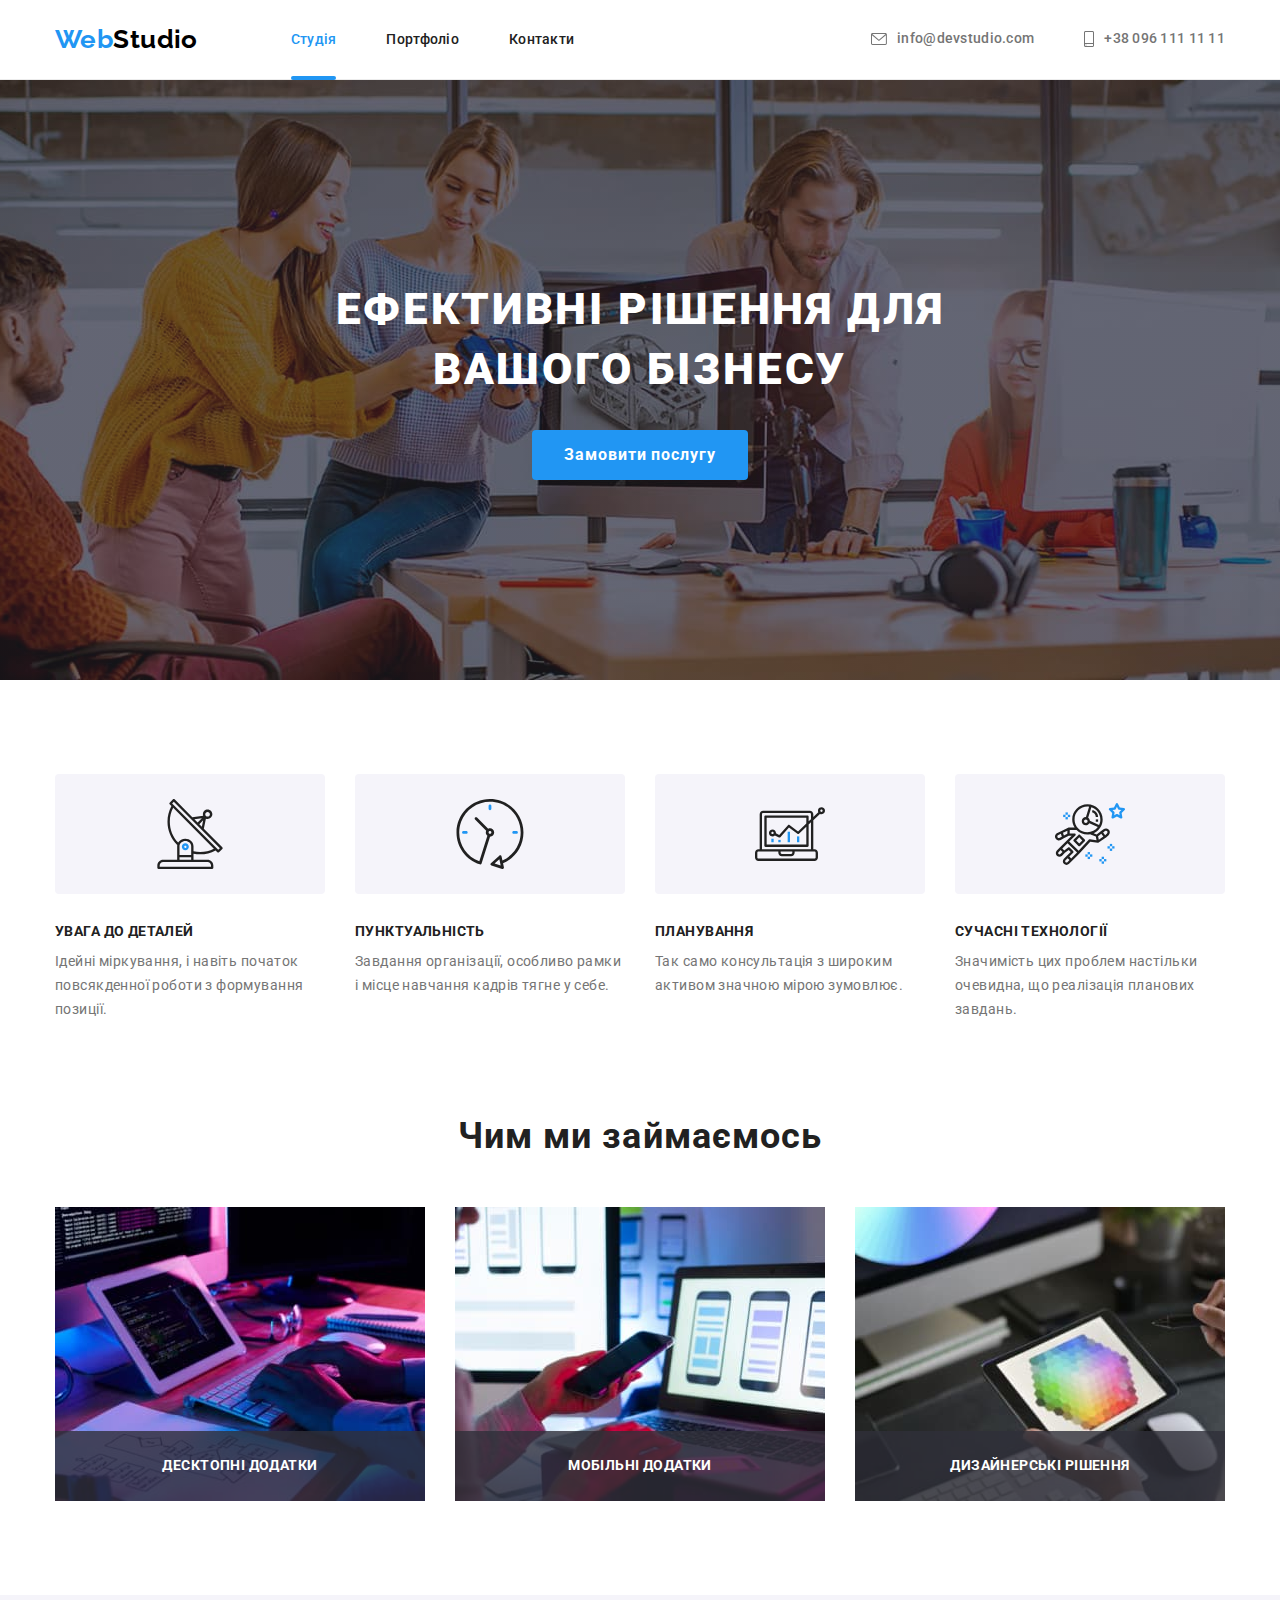
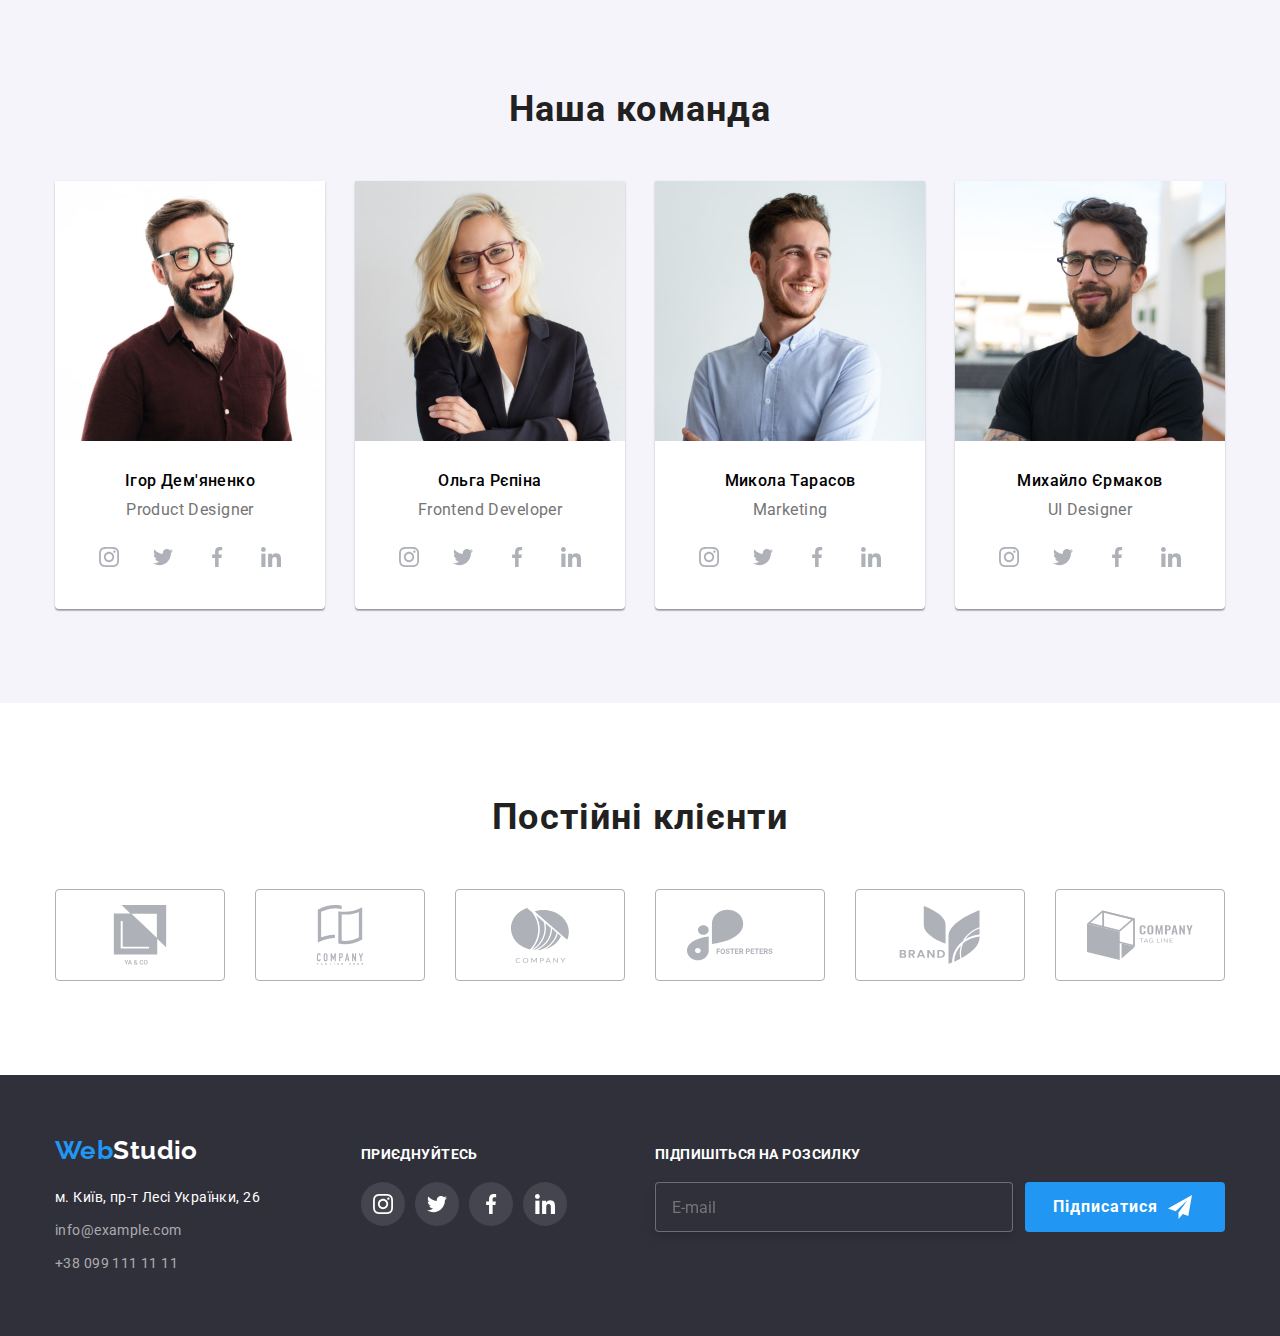
<file: index.html>
<!DOCTYPE html>
<html lang="ru">
<head>
    <meta charset="UTF-8">
    <meta http-equiv="X-UA-Compatible" content="IE=edge">
    <meta name="viewport" content="width=device-width, initial-scale=1.0">
    <title>WebStudio</title>
<link rel="preconnect" href="https://fonts.googleapis.com">
<link rel="preconnect" href="https://fonts.gstatic.com" crossorigin>
<link href="https://fonts.googleapis.com/css2?family=Raleway:wght@700&family=Roboto:wght@400;500;700;900&display=swap"
    rel="stylesheet">
<link rel="stylesheet" href="https://cdn.jsdelivr.net/npm/modern-normalize@1.1.0/modern-normalize.min.css">
<link rel="stylesheet" href="./css/main.min.css"/>
</head>




<body>
<!--========HEADER==============-->
   <header class="page-header">
        <div class="container container_header">
        
            <nav class="nav">
            
            <a href="./index.html" class="logo link"> <span class="logo__accent">Web</span>Studio</a>
            
            <ul class="nav__list list">
                <li class="nav__list__items"> <a href="./index.html" class="site-nav link current">Студія</a> </li>
                <li class="nav__list__items"> <a href="./portfolio.html" class="site-nav link">Портфоліо</a> </li>
                <li class="nav__list__items"> <a href="#our-contacts" class="site-nav link">Контакти</a></li>           
            </ul>
        </nav>

            <ul class="list contacts-list">
                <li class="contacts-list__items">
                    <a href="mailto:info@devstudio.com" class="contacts link">
                        <svg class="contacts-icon" width="16" height="12">
                        <use href="./images/icons.svg#icon-envelope"></use>
                    </svg>info@devstudio.com</a></li>
                <li class="contacts-list__items">
                    <a href="tel:+380961111111" class="contacts link">
                        <svg class="contacts-icon" width="10" height="16">
                        <use href="./images/icons.svg#icon-smartphone"></use>
                    </svg>+38 096 111 11 11</a></li>
            </ul>
        </div>
   </header> 
   <!--========/HEADER==============--> 


<!--=========HERO=============-->
 <main>  
    <section class="hero">
        <div class="container">
        <h1 class="hero__title">Ефективні рішення для вашого бізнесу</h1>
        <button type="button" class="hero__button" data-modal-open>Замовити послугу</button>
        </div>
    </section>

        <!--========MODAL========-->
    <div class="backdrop is-hidden" data-modal> 
        <div class="modal">
            
            <button  type="button" class="modal__button-close" data-modal-close>
                <svg class="close-icon" widtn="18" height="18">
                    <use href="./images/icons.svg#icon-close"></use>
                </svg>
            </button>

            <div class="form-modal">
                <p class="form-modal__title">Залиште свої дані, ми вам передзвонимо</p>
            
            <form>
                
                <div class="wrapper-label-input"> 
                <label class="form-modal__label">Ім'я</label>
                <div class="input-svg-wrapper">
                    <input class="field-modal" type="text" minlength="2" name="name" required >
                    <svg class="icons-modal" width="18" height="18">
                    <use href="./images/icons.svg#icon-person-modal-input"></use>
                    </svg>
                </div>
               </div>

               <div class="wrapper-label-input"> 
                <label class="form-modal__label">Телефон</label>
                <div class="input-svg-wrapper">
                <input class="field-modal"type="tel" name="tel" required>
                <svg class="icons-modal" width="18" height="18">
                    <use href="./images/icons.svg#icon-phone-modal-input"></use>
                </svg>
                </div>
                </div>

                <div class="wrapper-label-input"> 
                <label class="form-modal__label">Пошта</label>
                <div class="input-svg-wrapper">
                <input class="field-modal" type="email" name="email" required>
                <svg class="icons-modal" width="18" height="18">
                    <use href="./images/icons.svg#icon-email"></use>
                </svg>
                </div>
               </div>
                <div class="wrapper-label-input"> 
                <label class="form-modal__label">Коментар</label>
                <textarea name="user-message" placeholder="Введіть текст" class="form-modal__user-maessage"></textarea>
                </div>
            
            <input type="checkbox" name="user-policy" id="checkbox" class="chekbox visually-hidden">
            <label for="checkbox" class="fake-chekbox">Погоджуюся з розсилкою та приймаю&nbsp<a href="" class="treaty">Умови договору</a></label>
           
            <button type="submit" class="button-submit-form">Відправити</button>
            </form>
            </div>
        </div>
        <!--========/MODAL========-->
    </div>
<!--=========/HERO=============-->

    
<!--==========OUR FEATURES===========-->
<section class="section">
    <div class="container">
    <h2 class="visually-hidden">Наші переваги</h2> 
    <ul class="list feature">
        <li class="feature-item">
            <div class="feature-icon"><svg width="70" height="70"><use href="./images/icons.svg#icon-antenna"></use></svg></div>
            <h3 class="feature-list">УВАГА ДО ДЕТАЛЕЙ</h3>
            <p class="description-feature">Ідейні міркування, і навіть початок повсякденної роботи з формування позиції.</p>
        </li>
        <li class="feature-item">
            <div class="feature-icon"><svg width="70" height="70"><use href="./images/icons.svg#icon-clock"></use></svg></div>
            <h3 class="feature-list">ПУНКТУАЛЬНІСТЬ</h3>
            <p class="description-feature">Завдання організації, особливо рамки і місце навчання кадрів тягне у себе.</p>
        </li>
        <li class="feature-item">
            <div class="feature-icon"><svg width="70" height="70"><use href="./images/icons.svg#icon-diagram"></use></svg></div>
            <h3 class="feature-list">ПЛАНУВАННЯ</h3>
            <p class="description-feature">Так само консультація з широким активом значною мірою зумовлює.</p>
        </li>
        <li class="feature-item">
            <div class="feature-icon"><svg width="70" height="70"><use href="./images/icons.svg#icon-astronaut"></use></svg></div>
            <h3 class="feature-list">СУЧАСНІ ТЕХНОЛОГІЇ</h3> 
            <p class="description-feature">Значимість цих проблем настільки очевидна, що реалізація планових завдань.</p>
        </li>       
    </ul>
    </div>
</section>
<!--==========/OUR FEATURES===========-->

<!--=====SPECIALIZATION====-->
<section class="section-specialization">
    <div class="container">
    <h2 class="section-title">Чим ми займаємось</h2>
    <ul class="list our-specialization">
        <li class="item-specialization"> <img src="./images/work-processes/site-layout.jpg" alt="Создание макета сайта" width="370" height="294"> 
            <p class="specialization-description">Десктопні додатки</p></li>
        <li class="item-specialization"> <img src="./images/work-processes/mobile-version.jpg" alt="Разработка мобильной версии" width="370" height="294">
            <p class="specialization-description">Мобільні додатки</p></li>
        <li class="item-specialization"> <img src="./images/work-processes/bright-styling.jpg" alt="Добавление яркой стилизации" width="370" height="294">
            <p class="specialization-description">Дизайнерські рішення</p></li>
    </ul>
    </div>
</section>
<!--=====/SPECIALIZATION====-->

<!--=====OUR TEAM==========-->
<section class="section-team">
    <div class="container">
        <h2 class="section-title">Наша команда</h2>
    <ul class="list employees-list">
        <li class="employees-list-item"> <img src="./images/employees/игорь-демьяненко.jpg" alt="сотрудник 1" width="270" height="260">
            <div class="name-specialty-employees"><h3 class="employees">Ігор Дем'яненко</h3> <p lang ="en" class="employee-specialty">Product Designer</p>
            <ul class="social-list list">
            <li class="social-list-items"><a href="" class="social-icons link">
                <svg class="social-icons-item" width="20" height="20">
                    <use href="./images/icons.svg#icon-instagram"></use>
                </svg></a></li>
            <li class="social-list-items"><a href="" class="social-icons link">
                    <svg class="social-icons-item" width="20" height="20">
                        <use href="./images/icons.svg#icon-twitter"></use>
                    </svg></a></li>
            <li class="social-list-items"><a href="" class="social-icons link">
                    <svg class="social-icons-item" width="20" height="20">
                        <use href="./images/icons.svg#icon-facebook"></use>
                    </svg></a></li>
            <li class="social-list-items"><a href="" class="social-icons link">
                    <svg class="social-icons-item" width="20" height="20">
                        <use href="./images/icons.svg#icon-linkedin"></use>
                    </svg></a></li>
            </ul>
            </div>
            </li>
        <li class="employees-list-item"> <img src="./images/employees/ольга-репина.jpg" alt="сотрудник 2" width="270" height="260">
            <div class="name-specialty-employees"><h3 class="employees">Ольга Рєпіна</h3> <p lang ="en" class="employee-specialty">Frontend Developer</p>
            <ul class="social-list list">
                <li class="social-list-items"><a href="" class="social-icons link">
                        <svg class="social-icons-item" width="20" height="20">
                            <use href="./images/icons.svg#icon-instagram"></use>
                        </svg></a></li>
                <li class="social-list-items"><a href="" class="social-icons link">
                        <svg class="social-icons-item" width="20" height="20">
                            <use href="./images/icons.svg#icon-twitter"></use>
                        </svg></a></li>
                <li class="social-list-items"><a href="" class="social-icons link">
                        <svg class="social-icons-item" width="20" height="20">
                            <use href="./images/icons.svg#icon-facebook"></use>
                        </svg></a></li>
                <li class="social-list-items"><a href="" class="social-icons link">
                        <svg class="social-icons-item" width="20" height="20">
                            <use href="./images/icons.svg#icon-linkedin"></use>
                        </svg></a></li>
            </ul></div></li> 
        <li class="employees-list-item"> <img src="./images/employees/николай-тарасов.jpg" alt="сотрудник 3" width="270" height="260">
            <div class="name-specialty-employees"><h3 class="employees">Микола Тарасов</h3> <p lang ="en" class="employee-specialty">Marketing</p>
            <ul class="social-list list">
                <li class="social-list-items"><a href="" class="social-icons link">
                        <svg class="social-icons-item" width="20" height="20">
                            <use href="./images/icons.svg#icon-instagram"></use>
                        </svg></a></li>
                <li class="social-list-items"><a href="" class="social-icons link">
                        <svg class="social-icons-item" width="20" height="20">
                            <use href="./images/icons.svg#icon-twitter"></use>
                        </svg></a></li>
                <li class="social-list-items"><a href="" class="social-icons link">
                        <svg class="social-icons-item" width="20" height="20">
                            <use href="./images/icons.svg#icon-facebook"></use>
                        </svg></a></li>
                <li class="social-list-items"><a href="" class="social-icons link">
                        <svg class="social-icons-item" width="20" height="20">
                            <use href="./images/icons.svg#icon-linkedin"></use>
                        </svg></a></li>
            </ul></div></li>
        <li class="employees-list-item"> <img src="./images/employees/михаил-ермаков.jpg" alt="сотрудник 4" width="270" height="260">
            <div class="name-specialty-employees"><h3 class="employees">Михайло Єрмаков</h3><p lang ="en" class="employee-specialty">UI Designer</p>
            <ul class="social-list list">
                <li class="social-list-items"><a href="" class="social-icons link">
                        <svg class="social-icons-item" width="20" height="20">
                            <use href="./images/icons.svg#icon-instagram"></use>
                        </svg></a></li>
                <li class="social-list-items"><a href="" class="social-icons link">
                        <svg class="social-icons-item" width="20" height="20">
                            <use href="./images/icons.svg#icon-twitter"></use>
                        </svg></a></li>
                <li class="social-list-items"><a href="" class="social-icons link">
                        <svg class="social-icons-item" width="20" height="20">
                            <use href="./images/icons.svg#icon-facebook"></use>
                        </svg></a></li>
                <li class="social-list-items"><a href="" class="social-icons link">
                        <svg class="social-icons-item" width="20" height="20">
                            <use href="./images/icons.svg#icon-linkedin"></use>
                        </svg></a></li>
            </ul></div></li>
    </ul>
    </div>
</section>
<!--=====/OUR TEAM==========-->

<!--=====OUR CLIENTS=======-->
<section class="section-clients">
    <div class="container">
        <h2 class="section-title">Постійні клієнти</h2>
            <ul class="list our-clients">
                <li class="our-clients-items">
                    <a href="" class="our-clients-link"><svg class="our-clients-icon" width="106" height="60">
                        <use href="./images/icons.svg#icon-client-1"></use>
                        </svg></a>
                </li>
                <li class="our-clients-items">
                    <a href="" class="our-clients-link"><svg class="our-clients-icon" width="106" height="60">
                            <use href="./images/icons.svg#icon-client-2"></use>
                        </svg></a>
                </li>
                <li class="our-clients-items">
                    <a href="" class="our-clients-link"><svg class="our-clients-icon" width="106" height="60">
                            <use href="./images/icons.svg#icon-client-3"></use>
                        </svg></a>
                </li>
                <li class="our-clients-items">
                    <a href="" class="our-clients-link"><svg class="our-clients-icon" width="106" height="60">
                            <use href="./images/icons.svg#icon-client-4"></use>
                        </svg></a>
                </li>
                <li class="our-clients-items">
                    <a href="" class="our-clients-link"><svg class="our-clients-icon" width="106" height="60">
                            <use href="./images/icons.svg#icon-client-5"></use>
                        </svg></a>
                </li>
                <li class="our-clients-items">
                    <a href="" class="our-clients-link"><svg class="our-clients-icon" width="106" height="60">
                            <use href="./images/icons.svg#icon-client-6"></use>
                        </svg></a>
                </li>
            </ul>
</div>
</section>
</main>
<!--=====OUR CLIENTS=======-->


<footer class="footer">
    <div class="container footer-elements">
        <div>
    <a href="./index.html" class="logo link"><span class="logo__accent">Web</span><span class="logo-accent-footer">Studio</span></a>
    <address class="address"> 
        <ul class="list address-list" id="our-contacts">
            <li class="address-list-item"><a href="https://goo.gl/maps/NfwYeJhYgLd7gM2R6" target="_blank" rel="noopener noreferrer" class="location link">м. Київ, пр-т Лесі Українки, 26</a> </li>
            <li class="address-list-item"><a href="mailto:info@example.com" class="contacts-footer link">info@example.com</a></li>
            <li class="address-list-item"><a href="tel:+380991111111" class="contacts-footer link">+38 099 111 11 11</a></li>
        </ul>
    </address>

        </div>
    <div class="our-social-links">
        <p class="join-subscribe">Приєднуйтесь</p>
        <ul class="social-list-footer list">
            <li class="social-list-items"><a href="" class="social-icons-footer link">
                    <svg class="" width="20" height="20">
                        <use href="./images/icons.svg#icon-instagram"></use>
                    </svg></a></li>
            <li class="social-list-items"><a href="" class="social-icons-footer link">
                    <svg width="20" height="20">
                        <use href="./images/icons.svg#icon-twitter"></use>
                    </svg></a></li>
            <li class="social-list-items"><a href="" class="social-icons-footer link">
                    <svg width="20" height="20">
                        <use href="./images/icons.svg#icon-facebook"></use>
                    </svg></a></li>
            <li class="social-list-items"><a href="" class="social-icons-footer link">
                    <svg width="20" height="20">
                        <use href="./images/icons.svg#icon-linkedin"></use>
                    </svg></a></li>
        </ul>
    </div>
     
    <div class="email-input-footer">
            <p class="join-subscribe">Підпишіться на розсилку</p>
            <form>
            <label for="" class="label-footer">
            <input class="field" type="email" name="email" placeholder="E-mail" required>
            <button type="submit" class="button-subscribe">Підписатися
                <svg class="send" width="24" height="24">
                    <use href="./images/icons.svg#icon-send"></use>
                </svg>
            </button>
            </label>
        </form>
    </div>
    
    </div>

</footer>

<script src="./js/modal.js"></script>
</body>
</html>
</file>
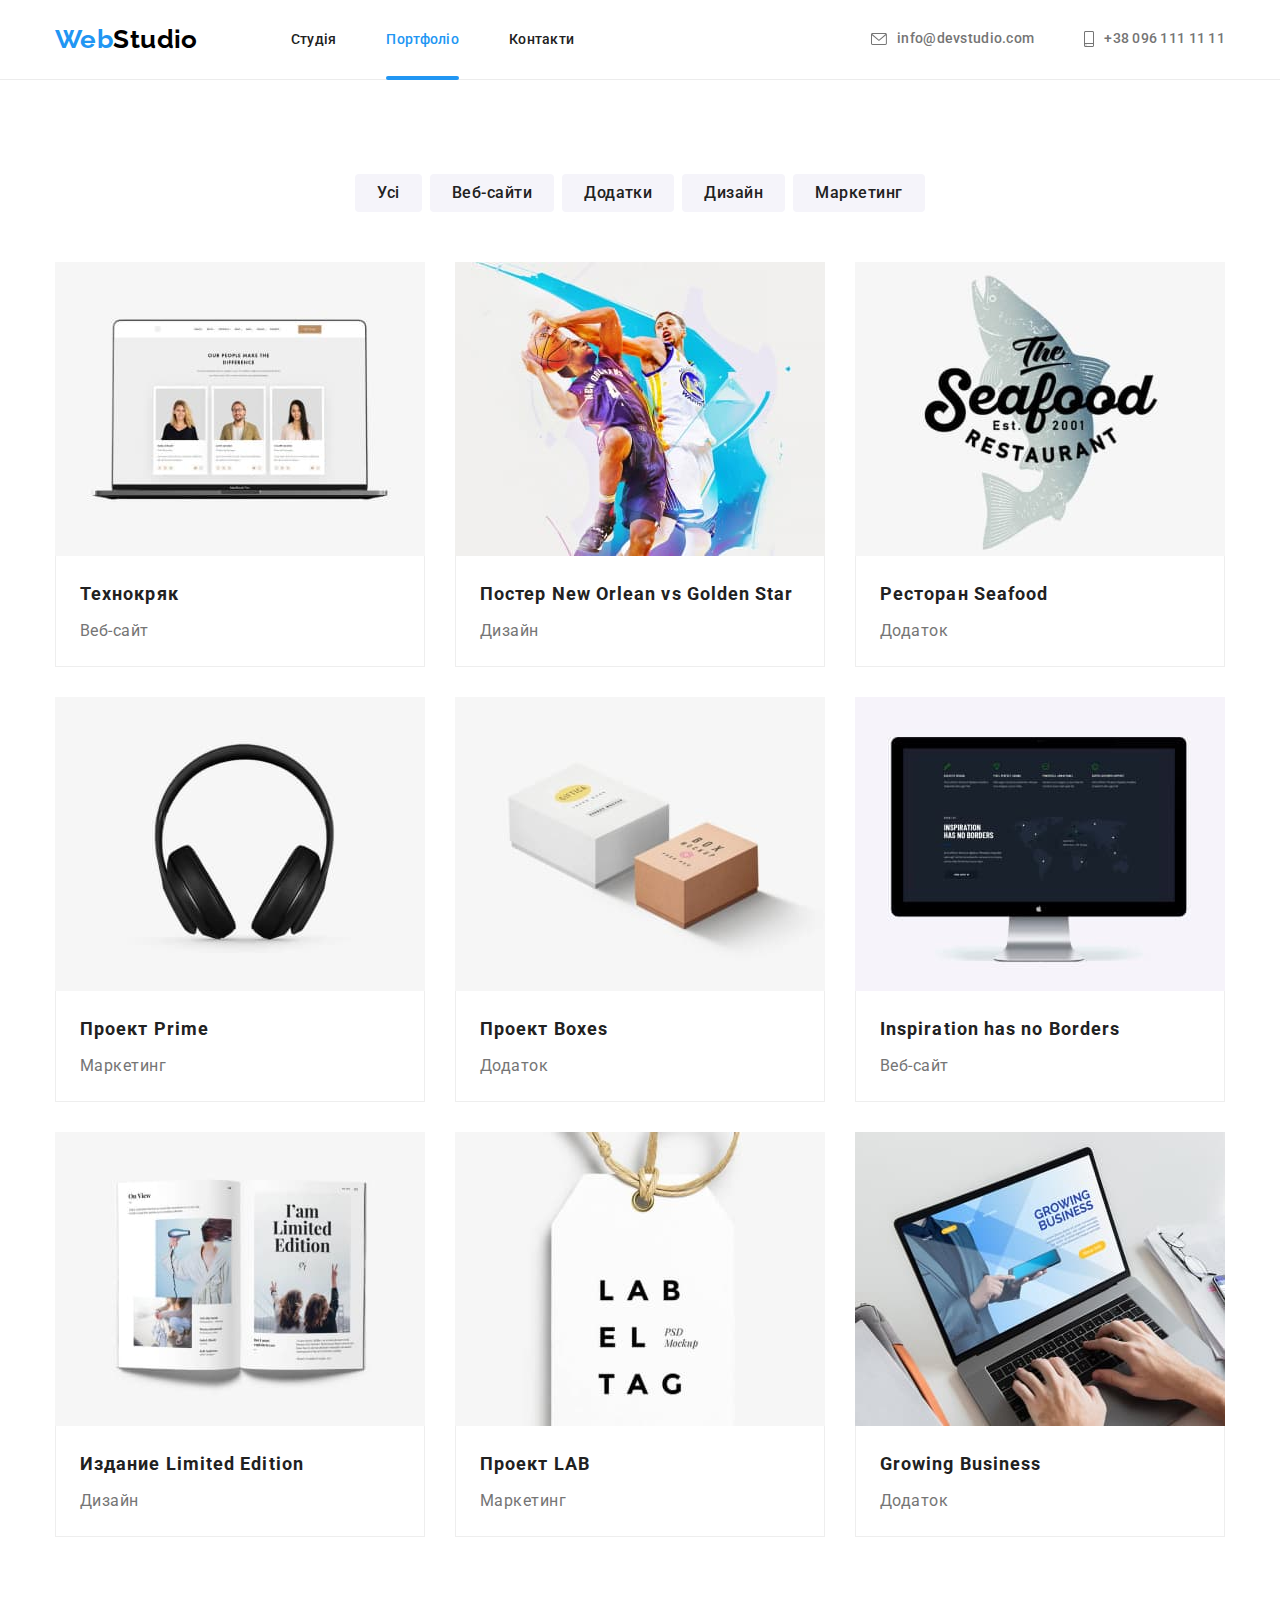
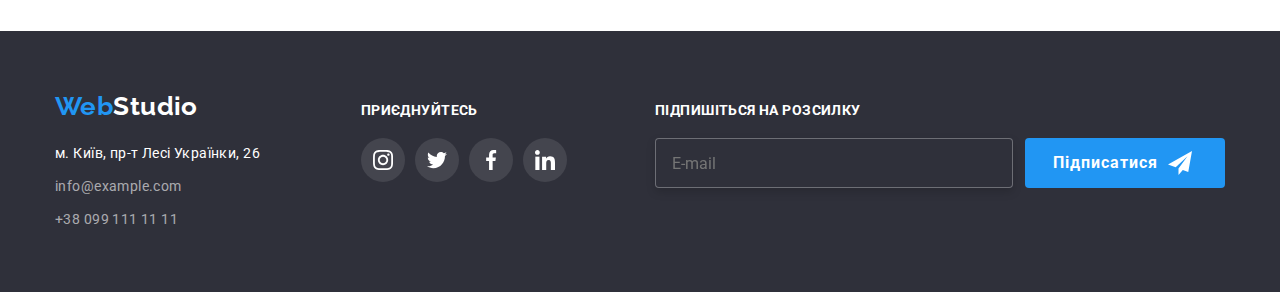
<file: portfolio.html>
<!DOCTYPE html>
<html lang="ru">
<head>
    <meta charset="UTF-8">
    <meta http-equiv="X-UA-Compatible" content="IE=edge">
    <meta name="viewport" content="width=device-width, initial-scale=1.0">
    <title>Портфолио</title>
<link rel="preconnect" href="https://fonts.googleapis.com">
<link rel="preconnect" href="https://fonts.gstatic.com" crossorigin>
<link href="https://fonts.googleapis.com/css2?family=Raleway:wght@700&family=Roboto:wght@400;500;700;900&display=swap"
    rel="stylesheet">
<link rel="stylesheet" href="https://cdn.jsdelivr.net/npm/modern-normalize@1.1.0/modern-normalize.min.css">
<link rel="stylesheet" href="./css/main.min.css" />
</head>

<body>
   <!--========HEADER==============-->
   <header class="page-header">
    <div class="container container_header">
    
        <nav class="nav">
        
        <a href="./index.html" class="logo link"> <span class="logo__accent">Web</span>Studio</a>
        
        <ul class="nav__list list">
            <li class="nav__list__items"> <a href="./index.html" class="site-nav link">Студія</a> </li>
            <li class="nav__list__items"> <a href="./portfolio.html" class="site-nav link current">Портфоліо</a> </li>
            <li class="nav__list__items"> <a href="#our-contacts" class="site-nav link">Контакти</a></li>           
        </ul>
    </nav>

        <ul class="list contacts-list">
            <li class="contacts-list__items">
                <a href="mailto:info@devstudio.com" class="contacts link">
                    <svg class="contacts-icon" width="16" height="12">
                    <use href="./images/icons.svg#icon-envelope"></use>
                </svg>info@devstudio.com</a></li>
            <li class="contacts-list-items">
                <a href="tel:+380961111111" class="contacts link">
                    <svg class="contacts-icon" width="10" height="16">
                    <use href="./images/icons.svg#icon-smartphone"></use>
                </svg>+38 096 111 11 11</a></li>
        </ul>
    </div>
</header> 
<!--========/HEADER==============--> 


   
    <main>
        <section class="section-work-examples">
            <div class="container">
            <h1 class="visually-hidden">Наши работы</h1>
            <ul class="list filter">
            <li class="filter-item"> <button type="button" class="button-secondary">Усі</button></li>
            <li class="filter-item"> <button type="button" class="button-secondary">Веб-сайти</button></li>
            <li class="filter-item"> <button type="button" class="button-secondary">Додатки</button></li>
            <li class="filter-item"> <button type="button" class="button-secondary">Дизайн</button></li>
            <li class="filter-item"> <button type="button" class="button-secondary">Маркетинг</button></li>
        </ul>
        </div>

        <div class="container">
        <ul class="list card-set">
            <li><a href="" class="link link-elements-card-set"> 
                <div class="position"><img src="./images/our-work/technoquack.jpg" alt="Страница веб-сайта на экране ноутбука" width="370" height="294">
                <div class="overlay-elements-card-set">
                    <p class="card-text">
                        Ресурс пропонує комплексні пропозиції з різним рівнем функціоналу та сервісів. Все це дозволить відвідувачу отримати вичерпні відомості про компанію чи приватну особу.
                    </p>
                </div>
                </div>
                 <div class="description-project"><h2 class="work-examples-title">Технокряк</h2> <p class="description-project-type">Веб-сайт</p></div></a></li>
            <li><a href="" class="link link-elements-card-set"> 
                <div class="position"><img src="./images/our-work/poster-new-orlean-vs-golden-star.jpg" alt="Два баскетболиста с мячом" width="370" height="294">
                  <div class="overlay-elements-card-set">
                    <p class="card-text">
                        Ресурс пропонує комплексні пропозиції з різним рівнем функціоналу та сервісів. Все це дозволить відвідувачу отримати вичерпні відомості про компанію чи приватну особу.
                    </p>
                </div>
                </div><div class="description-project"><h2 class="work-examples-title">Постер New Orlean vs Golden Star</h2> <p class="description-project-type">Дизайн</p></div></a></li>
            <li><a href="" class="link link-elements-card-set"> 
                <div class="position"><img src="./images/our-work/seafood-restaurant.jpg" alt="Логотип ресторана" width="370" height="294"> 
                 <div class="overlay-elements-card-set">
                    <p class="card-text">
                        Ресурс пропонує комплексні пропозиції з різним рівнем функціоналу та сервісів. Все це дозволить відвідувачу отримати вичерпні відомості про компанію чи приватну особу.
                    </p>
                </div>
                </div><div class="description-project"><h2 class="work-examples-title">Ресторан Seafood</h2> <p class="description-project-type">Додаток</p></div></a></li>
            <li><a href="" class="link link-elements-card-set"> 
                <div class="position"><img src="./images/our-work/prime-project.jpg" alt="Полноразмерные наушники" width="370" height="294">
                  <div class="overlay-elements-card-set">
                    <p class="card-text">
                        Ресурс пропонує комплексні пропозиції з різним рівнем функціоналу та сервісів. Все це дозволить відвідувачу отримати вичерпні відомості про компанію чи приватну особу.
                    </p>
                </div>
                </div><div class="description-project"><h2 class="work-examples-title">Проект Prime</h2> <p class="description-project-type">Маркетинг</p></div></a></li>
            <li><a href="" class="link link-elements-card-set"> 
                <div class="position"><img src="./images/our-work/boxes-project.jpg" alt="Две картонные коробки" width="370" height="294">
                  <div class="overlay-elements-card-set">
                    <p class="card-text">
                        Ресурс пропонує комплексні пропозиції з різним рівнем функціоналу та сервісів. Все це дозволить відвідувачу отримати вичерпні відомості про компанію чи приватну особу.
                    </p>
                </div>
                </div><div class="description-project"><h2 class="work-examples-title">Проект Boxes</h2> <p class="description-project-type">Додаток</p></div></a></li>
            <li><a href="" class="link link-elements-card-set"> 
                <div class="position"><img src="./images/our-work/inspiration-has-no-borders.jpg" alt="Страница веб-сайта на экране монитора" width="370" height="294">
                 <div class="overlay-elements-card-set">
                    <p class="card-text">
                        Ресурс пропонує комплексні пропозиції з різним рівнем функціоналу та сервісів. Все це дозволить відвідувачу отримати вичерпні відомості про компанію чи приватну особу.
                    </p>
                </div>
                </div> <div class="description-project"><h2 class="work-examples-title">Inspiration has no Borders</h2> <p class="description-project-type">Веб-сайт</p></div></a></li>
            <li><a href="" class="link link-elements-card-set"> 
                <div class="position"><img src="./images/our-work/limited-edition.jpg" alt="Открытая книга" width="370" height="294">
                  <div class="overlay-elements-card-set">
                    <p class="card-text">
                        Ресурс пропонує комплексні пропозиції з різним рівнем функціоналу та сервісів. Все це дозволить відвідувачу отримати вичерпні відомості про компанію чи приватну особу.
                    </p>
                </div>
                </div><div class="description-project"><h2 class="work-examples-title">Издание Limited Edition</h2> <p class="description-project-type">Дизайн</p></div></a></li>
            <li><a href="" class="link link-elements-card-set"> 
                <div class="position"><img src="./images/our-work/lab-project.jpg" alt="Mockup этикетка товара" width="370" height="294">
                  <div class="overlay-elements-card-set">
                    <p class="card-text">
                        Ресурс пропонує комплексні пропозиції з різним рівнем функціоналу та сервісів. Все це дозволить відвідувачу отримати вичерпні відомості про компанію чи приватну особу.
                    </p>
                </div>
                </div><div class="description-project"><h2 class="work-examples-title">Проект LAB</h2> <p class="description-project-type">Маркетинг</p></div></a></li>
            <li><a href="" class="link link-elements-card-set"> 
                <div class="position"><img src="./images/our-work/growing-business.jpg" alt="Регистрация в приложении" width="370" height="294">
                  <div class="overlay-elements-card-set">
                    <p class="card-text">
                        Ресурс пропонує комплексні пропозиції з різним рівнем функціоналу та сервісів. Все це дозволить відвідувачу отримати вичерпні відомості про компанію чи приватну особу.
                    </p>
                </div>
                </div><div class="description-project"><h2 class="work-examples-title">Growing Business</h2> <p class="description-project-type">Додаток</p></div></a></li>
        </ul>
        </div>
        </section>
    </main>

    <footer class="footer">
        <div class="container footer-elements">
            <div>
        <a href="./index.html" class="logo link"><span class="logo__accent">Web</span><span class="logo-accent-footer">Studio</span></a>
        <address class="address"> 
            <ul class="list address-list" id="our-contacts">
                <li class="address-list-item"><a href="https://goo.gl/maps/NfwYeJhYgLd7gM2R6" target="_blank" rel="noopener noreferrer" class="location link">м. Київ, пр-т Лесі Українки, 26</a> </li>
                <li class="address-list-item"><a href="mailto:info@example.com" class="contacts-footer link">info@example.com</a></li>
                <li class="address-list-item"><a href="tel:+380991111111" class="contacts-footer link">+38 099 111 11 11</a></li>
            </ul>
        </address>
    
            </div>
        <div class="our-social-links">
            <p class="join-subscribe">Приєднуйтесь</p>
            <ul class="social-list-footer list">
                <li class="social-list-items"><a href="" class="social-icons-footer link">
                        <svg class="" width="20" height="20">
                            <use href="./images/icons.svg#icon-instagram"></use>
                        </svg></a></li>
                <li class="social-list-items"><a href="" class="social-icons-footer link">
                        <svg width="20" height="20">
                            <use href="./images/icons.svg#icon-twitter"></use>
                        </svg></a></li>
                <li class="social-list-items"><a href="" class="social-icons-footer link">
                        <svg width="20" height="20">
                            <use href="./images/icons.svg#icon-facebook"></use>
                        </svg></a></li>
                <li class="social-list-items"><a href="" class="social-icons-footer link">
                        <svg width="20" height="20">
                            <use href="./images/icons.svg#icon-linkedin"></use>
                        </svg></a></li>
            </ul>
        </div>
         
        <div class="email-input-footer">
                <p class="join-subscribe">Підпишіться на розсилку</p>
                <form>
                <label for="" class="label-footer">
                <input class="field" type="email" name="email" placeholder="E-mail" required>
                <button type="submit" class="button-subscribe">Підписатися
                    <svg class="send" width="24" height="24">
                        <use href="./images/icons.svg#icon-send"></use>
                    </svg>
                </button>
                </label>
            </form>
        </div>
        
        </div>
    
    </footer>

   


</body>

</html>
</file>
<file: css/main.min.css>
:root{--primary-text-color:#757575;--primary-white-color:#FFFFFF;--primary-black-color:#000000;--title-text-color:#212121;--accent-color:#2196F3;--background-color:#FFFFFF ;--background-hero-color:#C4C4C4;--background-footer-color:#2F303A;--background-hero-button-hover-color:#188CE8;--background-team-secondary-button-color: #F5F4FA;--icons-color:#AFB1B8;--primary-font: "Roboto", sans-serif}.visually-hidden{position:absolute;width:1px;height:1px;margin:-1px;border:0;padding:0;white-space:nowrap;clip-path:inset(100%);clip:rect(0 0 0 0);overflow:hidden}.container{width:1200px;margin-left:auto;margin-right:auto;padding-left:15px;padding-right:15px}.section{padding-top:94px;padding-bottom:94px}body{background-color:var(--background-color);color:var(--primary-text-color);font-family:var(--primary-font);font-size:14px;letter-spacing:.03em}h1,h2,h3,h4,p{margin-top:0;margin-bottom:0}img{display:block;max-width:100%;height:auto}address{font-style:normal}button{display:block;margin:0 auto;padding:10px 32px;cursor:pointer;border:none;border-radius:4px}.link{text-decoration:none}.list{list-style:none;padding-left:0;margin:0;padding-left:0}.backdrop{position:fixed;top:0;left:0;width:100%;height:100%;z-index:1;background-color:rgba(0,0,0,.2);transition:opacity 250ms cubic-bezier(0.4, 0, 0.2, 1),visibility 250ms cubic-bezier(0.4, 0, 0.2, 1)}.backdrop.is-hidden{position:fixed;visibility:hidden;opacity:0;pointer-events:none}.modal{position:absolute;top:50%;left:50%;transform:translate(-50%, -50%);min-width:528px;min-height:581px;background-color:var(--primary-white-color);box-shadow:0px 1px 3px rgba(0,0,0,.12),0px 1px 1px rgba(0,0,0,.14),0px 2px 1px rgba(0,0,0,.2);border-radius:4px}.modal__button-close{display:flex;justify-content:center;align-items:center;padding:0;position:absolute;top:8px;right:8px;width:30px;height:30px;border-radius:50%;background:var(--primary-white-color);border:1px solid rgba(0,0,0,.1);transition-property:fill;transition-duration:250ms;transition-timing-function:cubic-bezier(0.4, 0, 0.2, 1)}.modal__button-close:hover{fill:var(--accent-color)}.form-modal{padding:40px 40px;display:flex;flex-direction:column}.form-modal__title{display:block;margin-bottom:12px;font-weight:700;font-size:20px;line-height:1.15;text-align:center;letter-spacing:.03em;color:var(--title-text-color)}.input-svg-wrapper{position:relative}.field-modal{width:100%;height:40px;padding-left:42px;left:576px;top:314px;outline:none;border:2px solid rgba(33,33,33,.2);border-radius:4px;transition-property:border;transition-duration:250ms;transition-timing-function:cubic-bezier(0.4, 0, 0.2, 1)}.field-modal:focus{border:2px solid var(--accent-color)}.wrapper-label-input:not(:first-child){margin-top:10px}.form-modal__label{display:flex;margin-bottom:4px;font-size:12px;line-height:1.16;letter-spacing:.01em;color:var(--primary-text-color)}.icons-modal{position:absolute;top:0;left:0;transform:translate(12px, 11px);transition-property:fill;transition-duration:250ms;transition-timing-function:cubic-bezier(0.4, 0, 0.2, 1)}.field-modal:focus+.icons-modal{fill:var(--accent-color)}.form-modal__user-maessage{resize:none;width:100%;height:120px;padding:12px 16px;outline:none;border:1px solid rgba(33,33,33,.2);color:var(--primary-black-color);border-radius:4px;transition-property:border,color;transition-duration:250ms;transition-timing-function:cubic-bezier(0.4, 0, 0.2, 1)}.form-modal__user-maessage:focus{border:2px solid var(--accent-color)}.form-modal__user-maessage::placeholder{color:rgba(117,117,117,.5)}.fake-chekbox{display:flex;margin-bottom:30px;width:100%;align-items:center;margin-top:20px;font-weight:400;line-height:1.71;letter-spacing:.03em}.fake-chekbox::before{margin-right:8px;content:"";width:16px;height:15px;border:2px solid var(--title-text-color);border-radius:2px;cursor:pointer;background:#fff;transition-property:background,background-image;transition-duration:250ms;transition-timing-function:cubic-bezier(0.4, 0, 0.2, 1)}.chekbox:checked+.fake-chekbox::before{border:none;background:var(--accent-color);background-image:url(../images/check.svg);background-repeat:no-repeat;background-position:center}.treaty{text-decoration-line:underline;color:var(--accent-color)}.button-submit-form{min-width:200px;height:50px;padding:10px 52px;font-weight:700;font-size:16px;line-height:1.88;letter-spacing:.06em;background:var(--accent-color);color:var(--primary-white-color);text-align:center;border-radius:4px;transition-property:box-shadow;transition-duration:250ms;transition-timing-function:cubic-bezier(0.4, 0, 0.2, 1)}.button-submit-form:hover,.button-submit-form:focus{box-shadow:0px 4px 4px rgba(0,0,0,.15)}.page-header{padding-top:24px;padding-bottom:24px;border-bottom:1px solid #ececec}.container_header{display:flex;align-items:center}.nav{display:flex}.nav__list{display:flex;align-items:center}.nav__list__items:not(:last-child){margin-right:50px}.logo{margin-right:93px;font-family:"Raleway",sans-serif;font-weight:700;font-size:26px;line-height:1.19;color:var(--primary-black-color)}.logo__accent{color:var(--accent-color)}.site-nav{position:relative;color:var(--title-text-color);font-weight:500;font-size:14px;line-height:1.14;letter-spacing:.02em;transition-property:color;transition-duration:250ms;transition-timing-function:cubic-bezier(0.4, 0, 0.2, 1)}.site-nav:hover,.site-nav:focus{color:var(--accent-color)}.contacts-list{display:flex;align-items:center;margin-left:auto}.contacts-list__items:not(:last-child){margin-right:50px}.contacts{display:flex;align-items:center;margin-left:auto;font-weight:500;font-size:14px;line-height:1.14;letter-spacing:.02em;color:var(--primary-text-color);transition-property:color;transition-duration:250ms;transition-timing-function:cubic-bezier(0.4, 0, 0.2, 1)}.contacts:hover,.contacts:focus{color:var(--accent-color);fill:var(--accent-color)}.contacts-icon{margin-right:10px;fill:currentColor}.nav__list .current{color:var(--accent-color)}.current::after{position:absolute;transform:translatey(28px);content:"";display:block;width:100%;height:4px;background-color:var(--accent-color);border-radius:2px}.hero{background-image:linear-gradient(rgba(47, 48, 58, 0.4), rgba(47, 48, 58, 0.4)),url("../images/hero/hero.jpg");background-color:var(--background-hero-color);background-repeat:no-repeat;text-align:center;padding-top:200px;padding-bottom:200px;margin-left:auto;margin-right:auto;max-width:1600px;height:600px;background-position:center;background-size:cover}.hero__title{font-weight:900;font-size:44px;line-height:1.36;letter-spacing:.06em;text-transform:uppercase;color:var(--primary-white-color);width:696px;margin-left:auto;margin-right:auto;margin-bottom:30px}.hero__button{font-weight:700;font-size:16px;line-height:1.88;letter-spacing:.06em;background:var(--accent-color);color:var(--primary-white-color);text-align:center;transition-property:background-color;transition-duration:250ms;transition-timing-function:cubic-bezier(0.4, 0, 0.2, 1)}.hero__button:hover,.hero__button:focus{background-color:var(--background-hero-button-hover-color)}.feature{display:flex}.feature-icon{display:flex;justify-content:center;align-items:center;width:270px;height:120px;background:#f5f4fa;border-radius:4px;margin-bottom:30px}.feature-item:not(:last-child){margin-right:30px}.feature-list{color:var(--title-text-color);font-weight:700;font-size:14px;line-height:1.14;text-transform:uppercase;margin-bottom:10px}.description-feature{font-weight:400;font-size:14px;line-height:1.71;color:var(--primary-text-color);max-width:270px}.section-specialization{padding-top:0px;padding-bottom:94px}.section-title{color:var(--title-text-color);font-weight:700;font-size:36px;line-height:1.16;text-align:center;letter-spacing:.03em;margin-bottom:50px}.our-specialization{display:flex}.item-specialization{position:relative}.item-specialization:not(:last-child){margin-right:30px}.specialization-description{display:flex;position:absolute;align-items:center;justify-content:center;width:100%;height:70px;bottom:0%;font-weight:700;line-height:1.14;text-align:center;text-transform:uppercase;color:var(--primary-white-color);background:rgba(47,48,58,.8)}.section-team{background-color:var(--background-team-secondary-button-color);padding-top:94px;padding-bottom:94px}.employees-list{display:flex;text-align:center}.employees-list-item{background:#fff;box-shadow:0px 1px 3px rgba(0,0,0,.12),0px 1px 1px rgba(0,0,0,.14),0px 2px 1px rgba(0,0,0,.2);border-radius:0px 0px 4px 4px}.employees-list-item:not(:last-child){margin-right:30px}.name-specialty-employees{padding-top:30px;padding-bottom:30px}.employees{font-weight:500;font-size:16px;line-height:1.19;color:var(--primary-black-color);margin-bottom:10px}.employee-specialty{font-weight:400;font-size:16px;line-height:1.19;color:var(--primary-text-color)}.section-clients{padding-top:94px;padding-bottom:94px}.our-clients{display:flex}.our-clients-items:not(:last-child){margin-right:30px}.our-clients-icon{fill:currentColor}.our-clients-link{display:flex;justify-content:center;align-items:center;width:170px;height:92px;border:1px solid var(--icons-color);border-radius:4px;color:var(--icons-color);transition-property:color,border;transition-duration:250ms;transition-timing-function:cubic-bezier(0.4, 0, 0.2, 1)}.our-clients-link:hover,.our-clients-link:focus{border:1px solid var(--accent-color);color:var(--accent-color)}.social-list{display:flex;justify-content:center;margin-top:16px}.social-list-items:not(:last-child){margin-right:10px}.social-icons-item{fill:currentColor}.social-icons{display:flex;align-items:center;justify-content:center;width:44px;height:44px;border-radius:50% 50%;color:var(--icons-color);transition-property:color,background-color;transition-duration:250ms;transition-timing-function:cubic-bezier(0.4, 0, 0.2, 1)}.social-icons:hover,.social-icons:focus{color:var(--primary-white-color);background:var(--accent-color)}.footer{background:var(--background-footer-color);padding-top:60px;padding-bottom:60px}.footer-elements{display:flex;align-items:baseline}.logo-accent-footer{font-family:"Raleway",sans-serif;font-weight:700;font-size:26px;line-height:1.19;color:var(--primary-white-color)}.address{font-style:inherit;margin-top:20px}.address-list-item:not(:last-child){margin-bottom:9px}.location{font-size:14px;line-height:1.71;color:var(--primary-white-color);transition-property:color;transition-duration:250ms;transition-timing-function:cubic-bezier(0.4, 0, 0.2, 1)}.location:hover,.location:focus{color:var(--accent-color)}.contacts-footer{font-size:14px;line-height:1.71;color:rgba(255,255,255,.6);transition-property:color;transition-duration:250ms;transition-timing-function:cubic-bezier(0.4, 0, 0.2, 1)}.contacts-footer:hover,.contacts-footer:focus{color:var(--accent-color)}.our-social-links{margin-left:70px}.join-subscribe{font-weight:700;line-height:16px;text-transform:uppercase;color:var(--primary-white-color)}.social-list-footer{display:flex;margin-top:20px}.social-icons-footer{display:flex;align-items:center;justify-content:center;width:44px;height:44px;border-radius:50% 50%;fill:var(--background-color);background:rgba(255,255,255,.1);transition-property:background;transition-duration:250ms;transition-timing-function:cubic-bezier(0.4, 0, 0.2, 1)}.social-icons-footer:hover,.social-icons-footer:focus{background:var(--accent-color)}.email-input-footer{margin-left:auto}.label-footer{display:flex;font-size:12px;line-height:1.16;letter-spacing:.01em;color:var(--primary-text-color)}.field{margin-top:20px;width:358px;height:50px;padding-left:16px;font-weight:400;font-size:16px;line-height:1.25;outline:none;border:1px solid rgba(255,255,255,.3);filter:drop-shadow(0px 4px 4px rgba(0, 0, 0, 0.15));color:var(--primary-white-color);border-radius:4px;background-color:var(--background-footer-color)}.button-subscribe{display:flex;align-items:center;padding:10px 28px;margin-left:12px;margin-top:20px;min-width:200px;height:50px;font-weight:700;font-size:16px;line-height:1.88;letter-spacing:.06em;background:var(--accent-color);color:var(--primary-white-color);transition-property:background-color;transition-duration:250ms;transition-timing-function:cubic-bezier(0.4, 0, 0.2, 1)}.button-subscribe:hover,.button-subscribe:focus{background-color:var(--background-hero-button-hover-color)}.send{margin-left:10px}.section-work-examples{padding-top:94px;padding-bottom:94px}.filter{display:flex;justify-content:center;margin-bottom:50px}.filter-item:not(:last-child){margin-right:8px}.button-secondary{font-weight:500;font-size:16px;line-height:1.63;letter-spacing:.03em;color:var(--title-text-color);background-color:var(--background-team-secondary-button-color);padding:6px 22px;transition-property:color,background-color,box-shadow;transition-duration:250ms;transition-timing-function:cubic-bezier(0.4, 0, 0.2, 1)}.button-secondary:hover,.button-secondary:focus{color:var(--primary-white-color);background-color:var(--accent-color);box-shadow:0px 3px 1px rgba(0,0,0,.1),0px 1px 2px rgba(0,0,0,.08),0px 2px 2px rgba(0,0,0,.12)}.card-set{display:flex;flex-wrap:wrap;gap:30px}.link-elements-card-set{display:block;transition-property:box-shadow;transition-duration:250ms;transition-timing-function:cubic-bezier(0.4, 0, 0.2, 1)}.link-elements-card-set:hover,.link-elements-card-set:focus{box-shadow:0px 1px 1px rgba(0,0,0,.12),0px 4px 4px rgba(0,0,0,.06),1px 4px 6px rgba(0,0,0,.16)}.position{position:relative;overflow:hidden}.overlay-elements-card-set{display:flex;align-items:center;padding:63px 23px;position:absolute;transform:translateY(100%);top:0;bottom:0;background-color:rgba(33,150,243,.9);transition-property:transform;transition-duration:250ms;transition-timing-function:cubic-bezier(0.4, 0, 0.2, 1)}.link-elements-card-set:hover .overlay-elements-card-set,.link-elements-card-set:focus .overlay-elements-card-set{transform:translatey(0%)}.card-text{font-size:18px;line-height:1.5em;color:var(--primary-white-color)}.description-project{padding-top:20px;padding-bottom:20px;padding-left:24px;padding-right:24px;border:1px solid #eee;border-top:none}.work-examples-title{font-weight:700;font-size:18px;line-height:2;letter-spacing:.06em;color:var(--title-text-color);margin-bottom:4px}.description-project-type{font-weight:400;font-size:16px;line-height:1.88;letter-spacing:.03em;color:var(--primary-text-color)}/*# sourceMappingURL=main.min.css.map */
</file>
